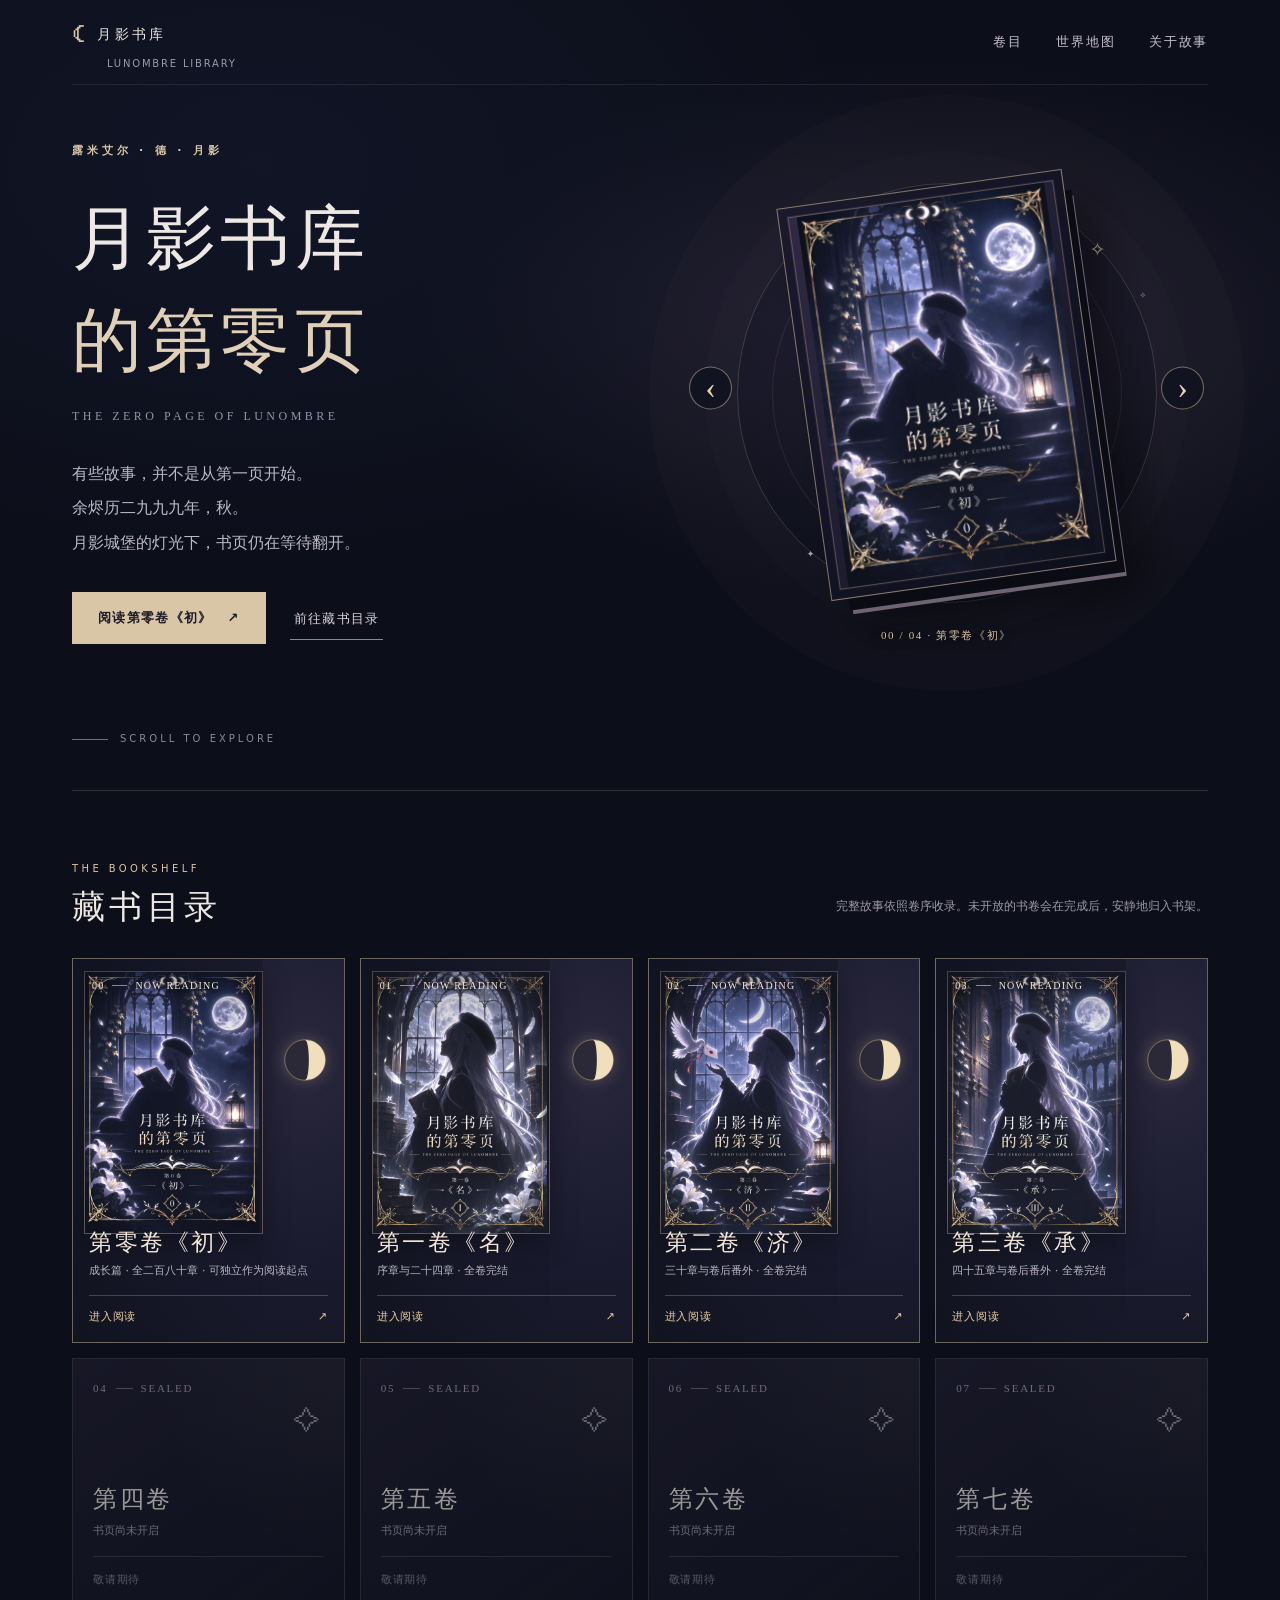
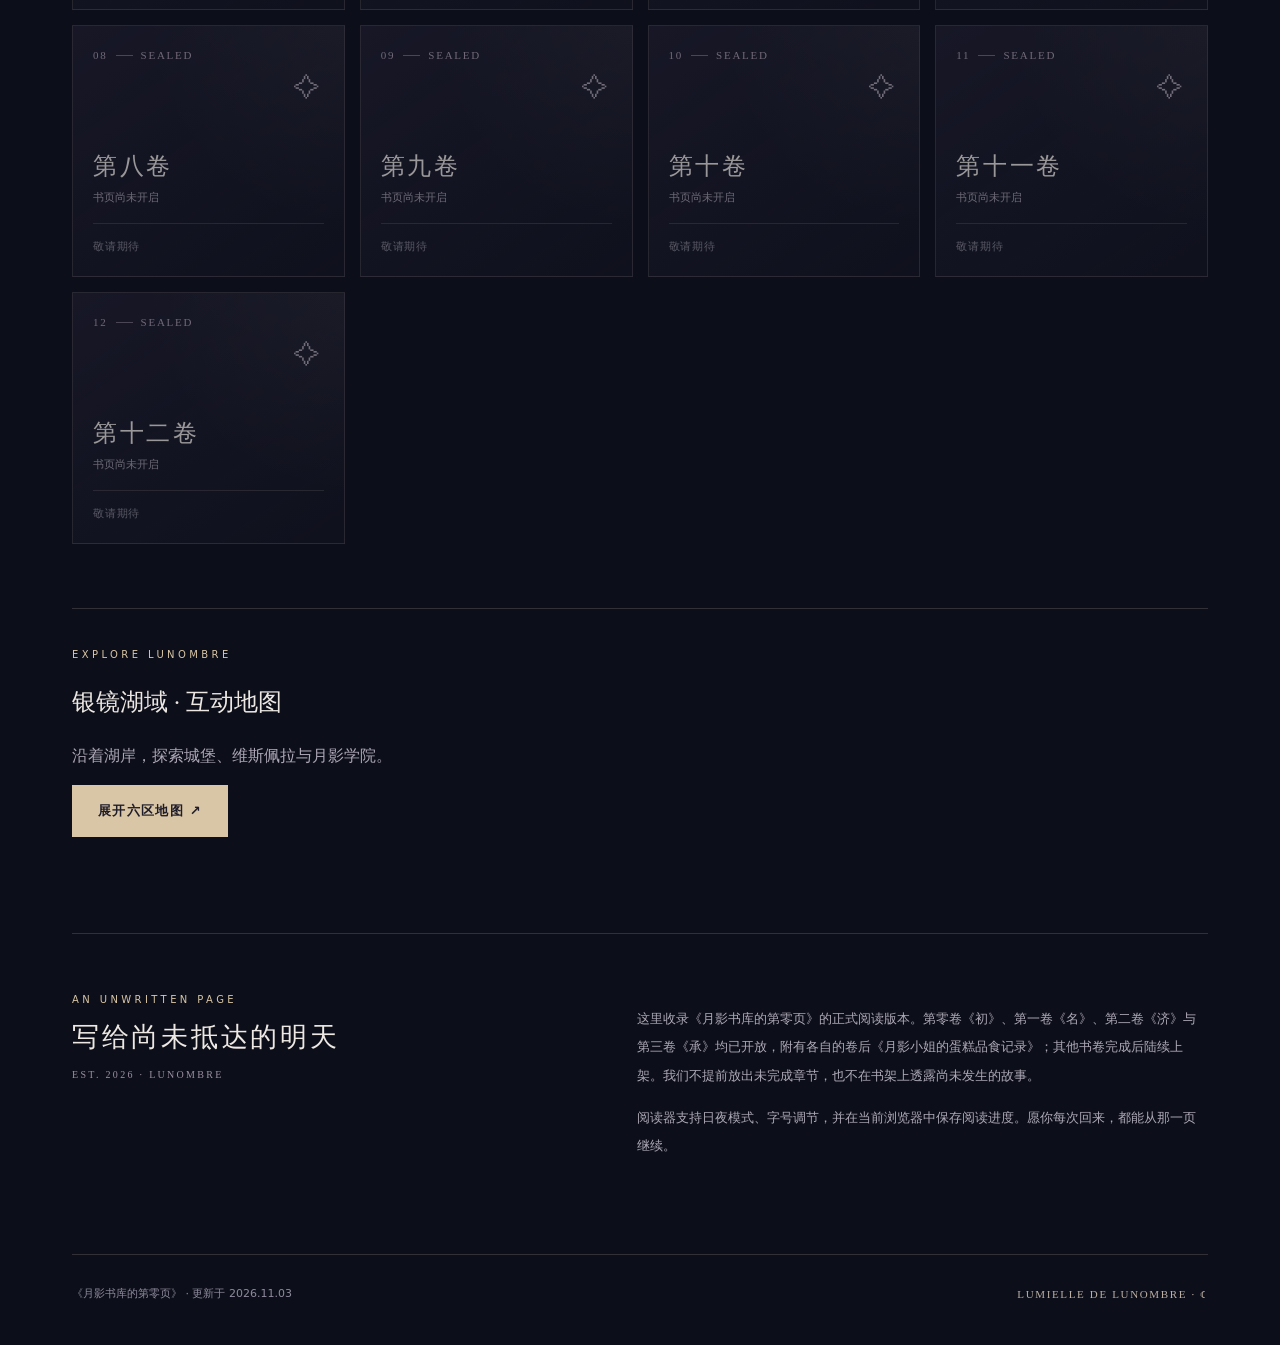
<file: index.html>
<!doctype html>
<html lang="zh-CN">
<head>
<meta charset="utf-8">
<meta name="viewport" content="width=device-width, initial-scale=1">
<meta name="theme-color" content="#111322">
<meta name="description" content="《月影书库的第零页》官方阅读书架。进入余烬历二九九九年的月影领，阅读已完成的故事，见证书页缓缓开启。">
<title>月影书库的第零页 | LUNOMBRE LIBRARY</title>
<link rel="icon" href="favicon.svg" type="image/svg+xml">
<style>
:root{color-scheme:dark;--bg:#0c0e19;--bg2:#141626;--edge:#494054;--line:rgba(213,198,180,.19);--ink:#ede8e3;--muted:#ada7b7;--gold:#d9c6a6;--pale:#eeeffa;--serif:"Noto Serif SC","Songti SC","Source Han Serif SC","STSong","SimSun",serif;--sans:system-ui,-apple-system,"Segoe UI","Microsoft YaHei",sans}
*{box-sizing:border-box}html{scroll-behavior:smooth}body{margin:0;background:var(--bg);color:var(--ink);font-family:var(--sans);line-height:1.65;overflow-x:hidden}
body:before{content:"";position:absolute;top:0;left:0;right:0;height:820px;pointer-events:none;background:radial-gradient(ellipse at 73% 40%,rgba(92,76,112,.28) 0,transparent 39%),radial-gradient(ellipse at 20% 20%,rgba(36,49,89,.2) 0,transparent 46%);z-index:-1}
a{color:inherit;text-decoration:none}a:focus-visible{outline:2px solid var(--gold);outline-offset:5px}.container{max-width:1200px;padding:0 32px;margin:0 auto}
.topbar{height:85px;border-bottom:1px solid rgba(210,204,216,.1);display:flex;justify-content:space-between;align-items:center}
.brand{font-size:14px;letter-spacing:.24em;font-weight:550;white-space:nowrap}.brand .moon{color:var(--gold);font-size:27px;font-family:var(--serif);vertical-align:-3px;margin-right:8px}
.brand small{display:block;font-size:10px;color:#9e99ad;letter-spacing:.18em;margin:0 0 0 35px;font-weight:400}
.topnav{display:flex;gap:34px;color:#c7c1cf;font-size:13px;letter-spacing:.13em}.topnav a:hover{color:var(--gold)}
.hero{display:grid;grid-template-columns:1.05fr .95fr;align-items:center;min-height:600px;padding:48px 0 78px;gap:35px}
.eyebrow{font-size:11px;color:var(--gold);letter-spacing:.35em;font-weight:650}.hero h1{font-family:var(--serif);font-size:clamp(48px,5.5vw,78px);font-weight:500;line-height:1.44;letter-spacing:.06em;margin:28px 0 16px}.hero h1 em{font-style:normal;color:#e0d0b7}
.hero .latin{font-family:Georgia,serif;color:#9394ac;letter-spacing:.29em;font-size:12px;margin-bottom:30px}
.hero .desc{max-width:480px;color:#bcb8c7;font-size:16px;line-height:2.15;font-family:var(--serif);margin:0 0 32px}
.hero-actions{display:flex;align-items:center;gap:24px;flex-wrap:wrap}
.primary{background:var(--gold);color:#201d2a;padding:14px 25px;border:1px solid var(--gold);font-weight:650;font-size:13px;letter-spacing:.1em;display:inline-flex;align-items:center;gap:15px;transition:transform .2s,background .2s}
.primary:hover{transform:translateY(-3px);background:#f1dec1}
.secondary{border-bottom:1px solid #8f8394;padding:12px 4px 9px;color:#d8d1db;font-size:13px;letter-spacing:.1em}
.secondary:hover{color:var(--gold);border-color:var(--gold)}
.resume{display:none;margin-top:20px;font-size:12px;color:#cdbd9f;text-decoration:underline;text-underline-offset:5px}
.hero-art{min-height:520px;position:relative;display:flex;justify-content:center;align-items:center}
.halo{position:absolute;width:min(420px,95%);aspect-ratio:1;border:1px solid rgba(226,211,194,.19);border-radius:50%;box-shadow:0 0 0 32px rgba(255,255,255,.008),0 0 0 88px rgba(212,199,184,.014)}
.halo:before{content:"";position:absolute;inset:34px;border:1px solid rgba(211,193,177,.10);border-radius:50%}
.halo:after{content:"✧";font-size:19px;color:#c7b898;position:absolute;top:12%;right:12%}
.stars{position:absolute;inset:12px;color:#aaa2bf;font-size:15px;pointer-events:none}.stars span{position:absolute}.stars span:nth-child(1){top:14%;left:17%}.stars span:nth-child(2){top:29%;right:10%;font-size:8px}.stars span:nth-child(3){bottom:16%;left:22%;font-size:9px}.stars span:nth-child(4){top:8%;right:40%;font-size:7px}
.book{position:relative;width:288px;height:396px;background:linear-gradient(128deg,#252235 0%,#131626 58%,#1c1a2c 100%);border:1px solid rgba(231,208,174,.52);box-shadow:12px 17px 0 -5px #0a0b13,14px 22px 0 -6px #6f6473,28px 33px 45px rgba(0,0,0,.45),inset 0 0 0 8px rgba(10,12,25,.55);transform:rotate(-8deg);padding:14px;transition:transform .7s}
.book:hover{transform:rotate(-4deg) translateY(-8px)}
.book-in{height:100%;border:1px solid rgba(216,197,169,.38);display:flex;flex-direction:column;align-items:center;justify-content:space-between;text-align:center;padding:35px 15px}
.book-moon{width:112px;height:112px;position:relative;border:1px solid rgba(209,190,164,.17);border-radius:50%;margin-top:8px}
.book-moon:after{content:"";width:84px;height:84px;border-radius:50%;position:absolute;top:15px;left:22px;box-shadow:-17px 4px 0 -2px var(--gold);transform:rotate(-18deg)}
.book-title{font-family:var(--serif);font-size:25px;line-height:1.75;letter-spacing:.16em;color:#ece3d9}.book-sub{font-size:9px;letter-spacing:.32em;color:#aa9eae}
.book-bottom{width:100%;display:flex;align-items:center;gap:12px;color:#bcb0a5;font-family:Georgia,serif;font-size:11px;letter-spacing:.15em}.book-bottom:before,.book-bottom:after{content:"";height:1px;background:#5b5262;flex:1}
.scroll-note{color:#8b8a9c;font-size:10px;letter-spacing:.3em;display:flex;gap:12px;align-items:center;margin:0 0 42px}.scroll-note:before{content:"";height:1px;width:36px;background:#766b7f}
.section-line{border-top:1px solid var(--line)}
.section-head{display:flex;justify-content:space-between;align-items:end;gap:20px;margin:70px 0 28px}
.kicker{font-size:10px;color:var(--gold);letter-spacing:.34em;margin-bottom:8px}.section-head h2{font:normal 33px var(--serif);letter-spacing:.13em;margin:0}
.section-head p{font-size:12px;color:#9f9aa9;max-width:390px;text-align:right;line-height:1.8}
.volumes{display:grid;grid-template-columns:repeat(4,minmax(0,1fr));gap:15px}
.volume-card{min-height:252px;border:1px solid var(--line);background:linear-gradient(146deg,rgba(31,30,48,.95),rgba(19,21,34,.76));padding:20px;display:flex;flex-direction:column;position:relative;overflow:hidden;transition:transform .24s,border-color .24s}
.volume-card:before{content:"";position:absolute;inset:0;background:radial-gradient(circle at 105% -4%,rgba(226,207,180,.06),transparent 55%);pointer-events:none}
.volume-card.available{border-color:rgba(217,198,166,.54);background:linear-gradient(153deg,#302b3c,#171b2c 80%)}.volume-card.available:hover{transform:translateY(-5px);border-color:#e9d5b7}
.volume-card.locked{opacity:.63}
.vol-index{font-family:Georgia,serif;font-size:11px;letter-spacing:.16em;color:#ad9daf;display:flex;align-items:center;gap:8px}.tiny-rule{width:17px;height:1px;background:#716879}
.vol-symbol{font:normal 42px var(--serif);color:#cfbda6;align-self:flex-end;line-height:1;margin:12px 4px 2px}.locked .vol-symbol{font-size:26px;color:#aaa2b0}
.vol-name{font:normal 24px var(--serif);letter-spacing:.11em;margin-top:auto}.vol-detail{font-size:11px;color:#a6a0ae;margin-top:7px}.vol-action{font-size:11px;color:#d7c1a6;border-top:1px solid rgba(222,205,185,.18);padding-top:14px;margin-top:16px;display:flex;justify-content:space-between;letter-spacing:.07em}.locked .vol-action{color:#858391}
.about{margin:96px 0 0;display:grid;grid-template-columns:1fr 1.2fr;gap:90px;padding:58px 0 80px;border-top:1px solid var(--line)}
.about h3{font:normal 27px var(--serif);line-height:1.5;letter-spacing:.1em;margin:9px 0}.about p{font-size:13px;color:#ada9b6;line-height:2.2;max-width:590px}.about .micro{font-family:Georgia,serif;letter-spacing:.23em;color:#9c91a4;font-size:10px}
.footer{border-top:1px solid var(--line);padding:30px 0 42px;display:flex;justify-content:space-between;gap:20px;font-size:11px;color:#8e8b9e}
.footer .signature{font-family:Georgia,serif;color:#bcb0a5;letter-spacing:.15em}
@media(max-width:960px){.hero{grid-template-columns:1fr .8fr;gap:5px}.hero h1{font-size:49px}.hero-art{min-height:420px}.halo{width:320px}.book{width:220px;height:317px}.book-title{font-size:19px}.book-moon{width:85px;height:85px}.book-moon:after{transform:scale(.72) rotate(-18deg);transform-origin:top left}.volumes{grid-template-columns:repeat(3,1fr)}}
@media(max-width:700px){.container{padding:0 22px}.topbar{height:72px}.brand{font-size:12px}.brand small{font-size:8px}.topnav{gap:17px;font-size:11px}.hero{display:flex;flex-direction:column;align-items:start;min-height:auto;padding:68px 0 28px}.hero h1{font-size:clamp(42px,11vw,60px);margin-top:15px}.hero .desc{font-size:14px}.hero-art{min-height:310px;width:100%;margin-top:6px}.halo{width:265px}.book{width:172px;height:246px;box-shadow:8px 12px 0 -4px #0a0b13,10px 17px 0 -6px #6f6473,20px 26px 35px rgba(0,0,0,.48)}.book-in{padding:17px 7px}.book-title{font-size:15px}.book-sub{font-size:7px}.book-moon{transform:scale(.62);margin-top:-10px;margin-bottom:-10px}.book-bottom{font-size:8px}.scroll-note{margin:0 0 30px}.section-head{display:block;margin:48px 0 23px}.section-head h2{font-size:27px}.section-head p{text-align:left;margin-top:10px}.volumes{grid-template-columns:repeat(2,minmax(0,1fr));gap:10px}.volume-card{padding:16px;min-height:215px}.vol-name{font-size:20px}.vol-index{font-size:9px}.vol-symbol{font-size:31px}.about{grid-template-columns:1fr;gap:8px;margin:66px 0 0;padding:40px 0 45px}.footer{flex-direction:column;gap:4px}.hero-actions{gap:16px}}
@media(max-width:370px){.topnav{gap:9px}.brand{letter-spacing:.12em}.volumes{grid-template-columns:1fr 1fr}.volume-card{padding:12px}.vol-name{font-size:18px}.vol-detail{font-size:10px}.vol-index{letter-spacing:0;font-size:9px}.hero .latin{font-size:10px}}
@media(prefers-reduced-motion:reduce){*,*:before,*:after{transition:none!important;scroll-behavior:auto!important}}
</style>
<link rel="stylesheet" href="assets/css/covers.css?v=20261101-featured-v1">
<script src="assets/js/covers.js?v=20261106-shelf-cover-fix" defer></script>
</head>
<body>
<div class="container">
<header class="topbar">
  <a class="brand" href="index.html"><span class="moon" aria-hidden="true">☾</span>月影书库<small>LUNOMBRE LIBRARY</small></a>
  <nav class="topnav" aria-label="网站导航"><a href="#library">卷目</a><a href="map.html">世界地图</a><a href="#about">关于故事</a></nav>
</header>
<main>
<section class="hero" aria-labelledby="main-title">
  <div class="hero-copy">
    <div class="eyebrow">露米艾尔 · 德 · 月影</div>
    <h1 id="main-title">月影书库<br><em>的第零页</em></h1>
    <div class="latin">THE ZERO PAGE OF LUNOMBRE</div>
    <p class="desc">有些故事，并不是从第一页开始。<br>余烬历二九九九年，秋。<br>月影城堡的灯光下，书页仍在等待翻开。</p>
    <div class="hero-actions">
      <a class="primary" id="featured-read" href="volume-03.html"><span id="featured-read-label">阅读第三卷《承》</span><span aria-hidden="true">↗</span></a>
      <a class="secondary" href="#library">前往藏书目录</a>
    </div>
    <a class="resume" id="resume-reading" href="volume-01.html">☾ 继续上次阅读</a>
  </div>
  <div class="hero-art" role="group" aria-label="已公开书卷的封面展示台">
    <div class="halo" aria-hidden="true"></div>
    <div class="stars" aria-hidden="true"><span>✦</span><span>✧</span><span>✦</span><span>✦</span></div>
    <button type="button" class="hero-arrow hero-arrow-prev" id="featured-prev" aria-label="上一卷" title="上一卷" hidden><span aria-hidden="true">‹</span></button>
    <div class="book featured-book" id="featured-book">
      <div class="book-in"><div class="book-moon"></div><div class="book-title">月影书库<br>的第零页</div><div class="book-sub">LUNOMBRE</div><div class="book-bottom">VOL. III</div></div>
      
    </div>
    <button type="button" class="hero-arrow hero-arrow-next" id="featured-next" aria-label="下一卷" title="下一卷" hidden><span aria-hidden="true">›</span></button>
    <div class="hero-book-caption" id="featured-status" aria-live="polite">03 / 03 · 第三卷《承》</div>
  </div>
</section>
<div class="scroll-note">SCROLL TO EXPLORE</div>
<section class="section-line" id="library" aria-labelledby="library-heading">
  <div class="section-head">
    <div><div class="kicker">THE BOOKSHELF</div><h2 id="library-heading">藏书目录</h2></div>
    <p>完整故事依照卷序收录。未开放的书卷会在完成后，安静地归入书架。</p>
  </div>
  <div class="volumes">
<a class="volume-card available" href="volume-00.html" aria-label="阅读第零卷《初》"><span class="vol-index">00 <span class="tiny-rule"></span> NOW READING</span><span class="vol-symbol" aria-hidden="true">☾</span><span class="vol-name">第零卷《初》</span><span class="vol-detail">成长篇 · 全二百八十章 · 可独立作为阅读起点</span><span class="vol-action">进入阅读 <span aria-hidden="true">↗</span></span></a>
    <a class="volume-card available" href="volume-01.html" aria-label="阅读第一卷">
      <span class="vol-index">01 <span class="tiny-rule"></span> NOW READING</span>
      <span class="vol-symbol" aria-hidden="true">☾</span>
      <span class="vol-name">第一卷《名》</span>
      <span class="vol-detail">序章与二十四章 · 全卷完结</span>
      <span class="vol-action">进入阅读 <span aria-hidden="true">↗</span></span>
    </a>
<a class="volume-card available" href="volume-02.html" aria-label="阅读第二卷《济》">
      <span class="vol-index">02 <span class="tiny-rule"></span> NOW READING</span>
      <span class="vol-symbol" aria-hidden="true">☾</span>
      <span class="vol-name">第二卷《济》</span>
      <span class="vol-detail">三十章与卷后番外 · 全卷完结</span>
      <span class="vol-action">进入阅读 <span aria-hidden="true">↗</span></span>
    </a>
<a class="volume-card available" href="volume-03.html" aria-label="阅读第三卷《承》">
      <span class="vol-index">03 <span class="tiny-rule"></span> NOW READING</span>
      <span class="vol-symbol" aria-hidden="true">☾</span>
      <span class="vol-name">第三卷《承》</span>
      <span class="vol-detail">四十五章与卷后番外 · 全卷完结</span>
      <span class="vol-action">进入阅读 <span aria-hidden="true">↗</span></span>
    </a>
<div class="volume-card locked" aria-label="第四卷，尚未开放">
      <span class="vol-index">04 <span class="tiny-rule"></span> SEALED</span>
      <span class="vol-symbol" aria-hidden="true">✧</span>
      <span class="vol-name">第四卷</span>
      <span class="vol-detail">书页尚未开启</span>
      <span class="vol-action">敬请期待</span>
    </div>
<div class="volume-card locked" aria-label="第五卷，尚未开放">
      <span class="vol-index">05 <span class="tiny-rule"></span> SEALED</span>
      <span class="vol-symbol" aria-hidden="true">✧</span>
      <span class="vol-name">第五卷</span>
      <span class="vol-detail">书页尚未开启</span>
      <span class="vol-action">敬请期待</span>
    </div>
<div class="volume-card locked" aria-label="第六卷，尚未开放">
      <span class="vol-index">06 <span class="tiny-rule"></span> SEALED</span>
      <span class="vol-symbol" aria-hidden="true">✧</span>
      <span class="vol-name">第六卷</span>
      <span class="vol-detail">书页尚未开启</span>
      <span class="vol-action">敬请期待</span>
    </div>
<div class="volume-card locked" aria-label="第七卷，尚未开放">
      <span class="vol-index">07 <span class="tiny-rule"></span> SEALED</span>
      <span class="vol-symbol" aria-hidden="true">✧</span>
      <span class="vol-name">第七卷</span>
      <span class="vol-detail">书页尚未开启</span>
      <span class="vol-action">敬请期待</span>
    </div>
<div class="volume-card locked" aria-label="第八卷，尚未开放">
      <span class="vol-index">08 <span class="tiny-rule"></span> SEALED</span>
      <span class="vol-symbol" aria-hidden="true">✧</span>
      <span class="vol-name">第八卷</span>
      <span class="vol-detail">书页尚未开启</span>
      <span class="vol-action">敬请期待</span>
    </div>
<div class="volume-card locked" aria-label="第九卷，尚未开放">
      <span class="vol-index">09 <span class="tiny-rule"></span> SEALED</span>
      <span class="vol-symbol" aria-hidden="true">✧</span>
      <span class="vol-name">第九卷</span>
      <span class="vol-detail">书页尚未开启</span>
      <span class="vol-action">敬请期待</span>
    </div>
<div class="volume-card locked" aria-label="第十卷，尚未开放">
      <span class="vol-index">10 <span class="tiny-rule"></span> SEALED</span>
      <span class="vol-symbol" aria-hidden="true">✧</span>
      <span class="vol-name">第十卷</span>
      <span class="vol-detail">书页尚未开启</span>
      <span class="vol-action">敬请期待</span>
    </div>
<div class="volume-card locked" aria-label="第十一卷，尚未开放">
      <span class="vol-index">11 <span class="tiny-rule"></span> SEALED</span>
      <span class="vol-symbol" aria-hidden="true">✧</span>
      <span class="vol-name">第十一卷</span>
      <span class="vol-detail">书页尚未开启</span>
      <span class="vol-action">敬请期待</span>
    </div>
<div class="volume-card locked" aria-label="第十二卷，尚未开放">
      <span class="vol-index">12 <span class="tiny-rule"></span> SEALED</span>
      <span class="vol-symbol" aria-hidden="true">✧</span>
      <span class="vol-name">第十二卷</span>
      <span class="vol-detail">书页尚未开启</span>
      <span class="vol-action">敬请期待</span>
    </div>
  </div>
</section>
<section class="section-line" style="margin-top:64px;padding-top:38px"><div class="kicker">EXPLORE LUNOMBRE</div><h2 style="font-family:var(--serif);font-weight:400">银镜湖域 · 互动地图</h2><p style="color:var(--muted)">沿着湖岸，探索城堡、维斯佩拉与月影学院。</p><a class="primary" href="map.html">展开六区地图 ↗</a></section>
<section id="about" class="about">
  <div><div class="kicker">AN UNWRITTEN PAGE</div><h3>写给尚未抵达的明天</h3><div class="micro">EST. 2026 · LUNOMBRE</div></div>
  <div><p>这里收录《月影书库的第零页》的正式阅读版本。第零卷《初》、第一卷《名》、第二卷《济》与第三卷《承》均已开放，附有各自的卷后《月影小姐的蛋糕品食记录》；其他书卷完成后陆续上架。我们不提前放出未完成章节，也不在书架上透露尚未发生的故事。</p><p>阅读器支持日夜模式、字号调节，并在当前浏览器中保存阅读进度。愿你每次回来，都能从那一页继续。</p></div>
</section>
</main>
<footer class="footer"><span>《月影书库的第零页》 · 更新于 2026.11.03</span><span class="signature">LUMIELLE DE LUNOMBRE · ☾</span></footer>
</div>
<script>
(()=>{
  try{
    const recent=JSON.parse(localStorage.getItem('moonlib-pace-名')||'{}');
    if(recent.anchor&&/^#sect-\d{3}$/.test(recent.anchor)){
      const link=document.getElementById('resume-reading');
      link.href='volume-01.html'+recent.anchor;
      link.style.display='inline-block';
      return;
    }
    const saved=JSON.parse(localStorage.getItem('lumielle-volume1-rewrite-complete-v3')||'{}');
    if(saved.chapter&&/^ch-\d{2}$/.test(saved.chapter)){
      const link=document.getElementById('resume-reading');
      link.href='volume-01.html#'+saved.chapter;
      link.style.display='inline-block';
    }
  }catch(e){}
})();
</script>
</body>
</html>
</file>
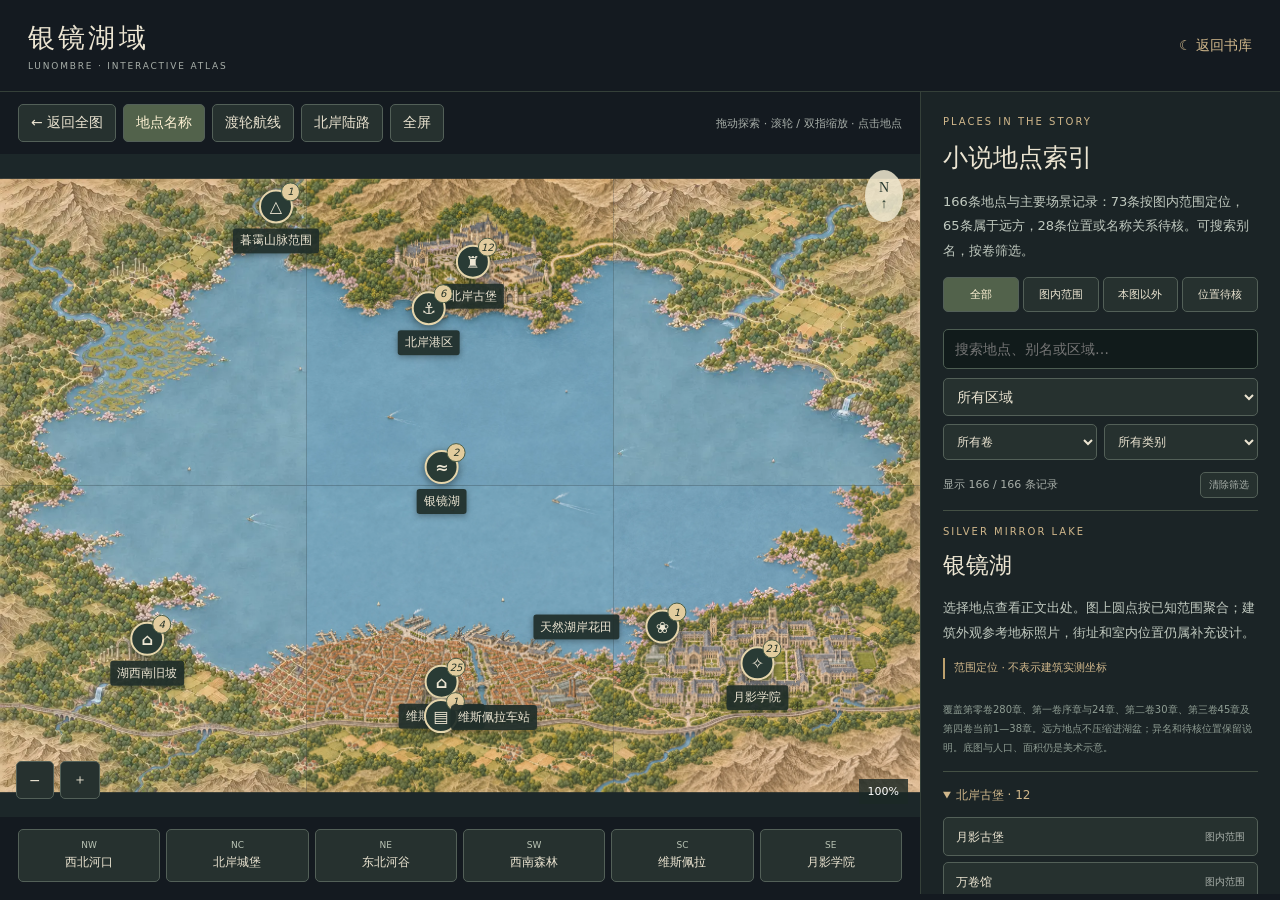
<file: map.html>
<!doctype html>
<html lang="zh-CN"><head><meta charset="utf-8"><meta name="viewport" content="width=device-width,initial-scale=1"><meta name="theme-color" content="#141a20"><title>银镜湖域 · 月影书库</title><link rel="icon" href="favicon.svg"><style>
:root{color-scheme:dark;--bg:#141a20;--paper:#ece5d2;--gold:#d0b78b;--muted:#a8afa9}*{box-sizing:border-box}[hidden]{display:none!important}body{margin:0;background:var(--bg);color:var(--paper);font:14px system-ui,"Microsoft YaHei",sans-serif}button,input,select{font:inherit}button,a,input,select{touch-action:manipulation}button{cursor:pointer;color:inherit;background:#26312f;border:1px solid #536058;border-radius:5px;padding:9px 12px}button:hover,button[aria-pressed=true]{background:#52624b;color:#fff3d5}button:focus-visible,a:focus-visible,input:focus-visible,select:focus-visible{outline:2px solid var(--gold);outline-offset:3px}a{color:var(--gold);text-decoration:none}header{display:flex;justify-content:space-between;align-items:center;padding:20px 28px;border-bottom:1px solid #354039}header small{display:block;color:var(--muted);letter-spacing:.2em;font-size:9px;margin-top:5px}h1{font:normal 27px Georgia,"Songti SC",serif;margin:0;letter-spacing:.12em}.layout{display:grid;grid-template-columns:1fr 300px;height:calc(100dvh - 98px);min-height:0}.workspace{position:relative;min-width:0;display:flex;flex-direction:column}.toolbar{display:flex;flex-wrap:wrap;gap:7px;padding:12px 18px;align-items:center}.toolbar span{font-size:11px;color:var(--muted);margin-left:auto}.viewport{position:relative;overflow:hidden;flex:1;min-height:420px;background:#1c2729;touch-action:none;cursor:grab}.viewport.dragging{cursor:grabbing}.world{position:absolute;transform-origin:0 0;user-select:none}.tiles{display:grid;grid-template-columns:repeat(3,1fr);grid-template-rows:repeat(2,1fr);width:100%;height:100%;pointer-events:none}.tiles img{display:block;width:100%;height:100%;pointer-events:none}.pin{position:absolute;transform:translate(-50%,-50%) scale(var(--pin-scale,1));padding:0;background:none!important;border:0;overflow:visible;z-index:2}.pin b{display:flex;align-items:center;justify-content:center;width:34px;height:34px;border-radius:50%;border:2px solid #e6d6ac;background:#293b35;box-shadow:0 2px 9px #14202299;font-size:16px}.pin span{position:absolute;top:39px;left:50%;transform:translateX(-50%);background:#202e29ed;padding:4px 7px;border-radius:3px;white-space:nowrap;font-size:12px;box-shadow:0 2px 6px #0005}.pin:hover b,.pin[aria-pressed=true] b{background:#947b49;box-shadow:0 0 0 6px #fff3bd55}.world.no-labels .pin span{display:none}.route{position:absolute;inset:0;width:100%;height:100%;pointer-events:none}.route path{fill:none;stroke:#f8edcc;stroke-width:3;stroke-dasharray:8 7;filter:drop-shadow(0 1px 2px #203c4e)}.east-road path{stroke:#e5c76e;stroke-width:3;stroke-dasharray:5 4;filter:drop-shadow(0 1px 2px #473c20)}.compass{position:absolute;right:17px;top:16px;text-align:center;color:#26382d;background:#ede6cedd;border-radius:50%;padding:10px 14px;font-family:Georgia,serif;pointer-events:none}.zoom{position:absolute;left:16px;bottom:18px;display:flex;gap:6px}.status{position:absolute;right:12px;bottom:13px;color:#fff;background:#1b2926cc;padding:6px 9px;font-size:11px}.regions{display:grid;grid-template-columns:repeat(6,1fr);gap:6px;padding:12px 18px}.regions button{font-size:12px;padding:10px 5px}.regions small{display:block;color:#bac4b5;font-size:9px;margin-bottom:4px}aside{padding:24px 22px;background:#1b2426;border-left:1px solid #354039;overflow-y:auto}.eyebrow{color:var(--gold);letter-spacing:.2em;font-size:10px}aside h2{font:normal 25px Georgia,"Songti SC",serif;line-height:1.5;margin:12px 0}aside p{color:#c0c9bf;line-height:1.9;font-size:13px}.search{width:100%;background:#111b1b;color:var(--paper);border:1px solid #4d5d52;border-radius:5px;padding:11px;margin:17px 0 9px}select{width:100%;padding:9px;background:#26312f;color:inherit;border:1px solid #536058;border-radius:5px}.places{display:grid;gap:7px;margin-top:12px}.places button{text-align:left;font-size:12px;display:flex;justify-content:space-between}.places small{color:var(--muted);font-size:10px}.detail{border-top:1px solid #445044;margin-top:24px;padding-top:20px}.read{display:inline-block;margin-top:12px;border-bottom:1px solid #a18e6c;padding-bottom:6px}.note{font-size:10px!important;color:#8f9d93!important}.empty{padding:10px;color:var(--muted)}@media(max-width:850px){.layout{grid-template-columns:1fr;height:auto}.viewport{height:62dvh;flex:none;min-height:360px}aside{border-left:0;border-top:1px solid #354039}.regions{grid-template-columns:repeat(3,1fr)}.toolbar span{display:none}header{padding:17px}h1{font-size:23px}.places{grid-template-columns:repeat(2,1fr)}aside{padding:22px}.detail{min-height:180px}}@media(prefers-reduced-motion:reduce){*{scroll-behavior:auto!important}}
.layout{grid-template-columns:minmax(0,1fr) 360px}.scope-tabs{display:grid;grid-template-columns:repeat(4,1fr);gap:4px}.scope-tabs button{padding:9px 3px;font-size:11px}.filter-grid{display:grid;grid-template-columns:1fr 1fr;gap:7px;margin-top:8px}.filter-grid select{min-width:0;font-size:12px}.result-bar{display:flex;align-items:center;justify-content:space-between;gap:8px;margin:12px 0;color:var(--muted);font-size:11px}.result-bar button{font-size:10px;padding:5px 8px}.places{display:block}.place-group{border-top:1px solid #445044;margin:14px 0;padding-top:10px}.place-group summary{cursor:pointer;color:var(--gold);padding:5px 0;font-size:12px}.group-items{display:grid;gap:6px;margin-top:8px}.places button{width:100%;gap:9px;align-items:center;min-height:39px}.places button span{line-height:1.5}.places button small{white-space:nowrap}.precision{font-size:11px!important;color:var(--gold)!important;border-left:2px solid #bda16e;padding-left:9px}.references{display:grid;gap:6px;font-size:11px;color:#b8c7b8}.references a{text-decoration:underline;text-underline-offset:3px}.location-notice{position:absolute;top:14px;left:14px;right:78px;padding:10px 12px;background:#1a2b25ed;color:#f5e7c9;border-radius:4px;z-index:4;font-size:12px;line-height:1.7;pointer-events:none}.pin span{max-width:220px;white-space:nowrap;min-width:0;overflow:hidden;text-overflow:ellipsis}.pin[data-anchor="station"] span{top:6px;left:27px;transform:none}.pin[data-anchor="flowers"] span{top:5px;left:-26px;transform:translateX(-100%)}.pin .count{position:absolute;right:-7px;top:-7px;background:#e2cc9e;color:#263327;border-radius:50%;font-size:10px;min-width:19px;height:19px;display:grid;place-items:center;border:1px solid #4d5e46}.detail h2{font-size:23px}.detail{margin-top:12px;padding-top:15px}@media(max-width:850px){.layout{grid-template-columns:1fr}.places{display:block}.group-items{grid-template-columns:repeat(2,minmax(0,1fr))}.places button{font-size:11px}.scope-tabs button{font-size:12px}}@media(max-width:450px){.group-items{grid-template-columns:1fr}}.detail-actions{position:sticky;top:-1px;z-index:7;background:#1b2426;display:flex;gap:7px;justify-content:space-between;padding:9px 0;border-bottom:1px solid #445044;margin-bottom:13px}.detail-actions button{font-size:12px}.map-return{position:absolute;bottom:65px;left:16px;z-index:8;background:#e3cfaa;color:#20302a;font-weight:650;box-shadow:0 2px 12px #0006}.place-gallery{margin:13px 0}.place-photo{position:relative;display:block;width:100%;padding:0;overflow:hidden;border-radius:7px;background:#14221e}.place-photo img{display:block;width:100%;aspect-ratio:3/2;object-fit:cover}.place-photo span{position:absolute;right:8px;bottom:8px;background:#15251eeb;color:#f5e8d2;padding:6px 9px;border-radius:4px;font-size:11px}.photo-choices{display:flex;flex-wrap:wrap;gap:6px;margin-top:8px}.photo-choices button{font-size:11px;padding:6px 10px}.photo-label{font-size:10px!important;color:#a8b9ac!important;line-height:1.65!important;margin:6px 0!important}.gallery-open{overflow:hidden}#photoViewer{width:min(1100px,96vw);max-height:94dvh;padding:0;border:1px solid #60705c;background:#15201e;color:var(--paper);border-radius:10px}#photoViewer::backdrop{background:#050a0bea}.photo-viewer-bar{position:sticky;top:0;display:flex;align-items:center;justify-content:space-between;gap:12px;padding:13px 17px;background:#15201e;z-index:2}.photo-viewer-bar h2{font:normal 20px Georgia,"Songti SC",serif;margin:0}.photo-viewer-bar button{white-space:nowrap}.photo-viewer-image{display:flex;justify-content:center;background:#09100e}.photo-viewer-image img{display:block;max-width:100%;max-height:65dvh;object-fit:contain}#photoCaption{padding:0 18px;font-size:12px;color:#c3cdbf}.photo-viewer-footer{position:sticky;bottom:0;background:#15201e;display:flex;gap:9px;align-items:center;justify-content:center;flex-wrap:wrap;padding:12px}#photoCounter{font-size:12px;min-width:45px;text-align:center}@media(max-width:850px){.detail-actions{top:0}.photo-viewer-bar h2{font-size:17px}.photo-viewer-bar{padding:10px}.photo-viewer-footer button{padding:9px;font-size:12px}#photoViewer{width:96vw;max-height:96dvh}.map-return{bottom:65px}}.map-labels{position:absolute;right:14px;bottom:50px;width:min(320px,48%);max-height:45%;z-index:5;background:#17251fee;border:1px solid #9e946c;border-radius:8px;padding:12px;cursor:default;overflow:auto;touch-action:pan-y}.map-labels strong,.map-labels small{display:block}.map-labels small{font-size:11px;color:#bac4b5;margin:5px 0 9px}.map-label-list{display:flex;flex-wrap:wrap;gap:5px}.map-label-list button{padding:6px 8px;font-size:12px;text-align:left}@media(max-width:600px){.map-labels{width:52%;max-height:36%;right:8px;padding:8px}}
.city-pin{display:none;z-index:4}.city-detail .city-pin{display:block}.city-detail .pin[data-anchor="city"],.city-detail .pin[data-anchor="station"]{display:none}.city-pin b{width:18px;height:18px;font-size:13px;border-width:1px}.city-pin span{top:20px;font-size:11px;padding:3px 5px}.city-pin[aria-pressed=true]{z-index:8}.city-pin:hover{z-index:9}
.academy-pin{display:none;z-index:4}.academy-detail .academy-pin{display:block}.academy-detail .pin[data-anchor="academy"]{display:none}.academy-pin b{width:18px;height:18px;font-size:13px;border-width:1px;position:relative;z-index:2}.academy-pin span{top:20px;font-size:11px;padding:3px 5px;transform:none;max-width:none;overflow:visible}.academy-pin:hover,.academy-pin[aria-pressed=true]{z-index:9}.label-leader{position:absolute;left:9px;top:9px;height:1px;background:#e6d6ac;transform-origin:0 0;pointer-events:none}.world.no-labels .label-leader{display:none}
.castle-pin{display:none;z-index:4}.castle-detail .castle-pin{display:block}.castle-detail .pin[data-anchor="castle"]{display:none}.castle-pin b{width:18px;height:18px;font-size:13px;border-width:1px;position:relative;z-index:2}.castle-pin span{top:20px;font-size:11px;padding:3px 5px;transform:none;max-width:none;overflow:visible}.castle-pin:hover,.castle-pin[aria-pressed=true]{z-index:9}
.city-pin span{transform:none;max-width:none;overflow:visible}.city-pin b{position:relative;z-index:2}</style></head><body><header><div><h1>银镜湖域</h1><small>LUNOMBRE · INTERACTIVE ATLAS</small></div><a href="index.html">☾ 返回书库</a></header><main class="layout"><section class="workspace" aria-label="交互地图"><div class="toolbar"><button id="home">← 返回全图</button><button id="labels" aria-pressed="true">地点名称</button><button id="ferry" aria-pressed="false">渡轮航线</button><button id="eastRoadToggle" aria-pressed="false">北岸陆路</button><button id="full">全屏</button><span>拖动探索 · 滚轮 / 双指缩放 · 点击地点</span></div><div class="viewport" id="viewport" tabindex="0" aria-label="银镜湖地图，方向键平移，加减键缩放"><div class="world" id="world"><div class="tiles" aria-label="依据地标照片更新的俯视地图"><img src="assets/maps/nw-scale3.webp" alt="西北河口"><img src="assets/maps/nc-photo-plan.webp" alt="北岸城堡"><img src="assets/maps/ne-scale3.webp" alt="东北河谷"><img src="assets/maps/sw-scale3.webp" alt="西南森林"><img src="assets/maps/sc-photo-plan.webp" alt="维斯佩拉"><img src="assets/maps/se-photo-plan.webp" alt="月影学院"></div><svg class="route" id="route" viewBox="0 0 1000 667" preserveAspectRatio="none" hidden><path id="ferryPath"/></svg><svg class="route east-road" id="eastRoad" viewBox="0 0 1000 667" preserveAspectRatio="none" hidden><path id="eastRoadPath"/></svg><div id="pins"></div></div><button id="backToMap" class="map-return" hidden>← 返回全图</button><div class="location-notice" id="locationNotice" role="status" hidden></div><div class="compass" aria-hidden="true">N<br>↑</div><section id="mapLabels" class="map-labels" aria-label="地图范围内的地点名称" hidden></section><div class="zoom"><button id="minus" aria-label="缩小">−</button><button id="plus" aria-label="放大">＋</button></div><output class="status" id="status">100%</output></div><nav class="regions" id="regions" aria-label="六区域"></nav></section><aside><div class="eyebrow">PLACES IN THE STORY</div><h2>小说地点索引</h2><p id="coverage">正在载入正文地点…</p><div class="scope-tabs" aria-label="地点位置"><button data-scope="all" aria-pressed="true">全部</button><button data-scope="local" aria-pressed="false">图内范围</button><button data-scope="remote" aria-pressed="false">本图以外</button><button data-scope="unplaced" aria-pressed="false">位置待核</button></div><input class="search" id="search" type="search" placeholder="搜索地点、别名或区域…" aria-label="搜索地点"><select id="zoneFilter" aria-label="所属区域"><option value="all">所有区域</option></select><div class="filter-grid"><select id="volumeFilter" aria-label="出现卷数"><option value="all">所有卷</option><option value="0">第零卷《初》</option><option value="1">第一卷《名》</option><option value="2">第二卷《济》</option><option value="3">第三卷《承》</option><option value="4">第四卷《渡》1—38章</option></select><select id="filter" aria-label="地点分类"><option value="all">所有类别</option><option value="landmark">建筑与聚落</option><option value="interior">内部场景</option><option value="nature">自然地貌</option><option value="transport">交通与库区</option><option value="region">地区与大陆</option><option value="mobile">船内移动场景</option></select></div><div class="result-bar"><output id="resultCount"></output><button id="clearFilters">清除筛选</button></div><section class="detail" aria-live="polite"><div class="detail-actions" id="detailActions" hidden><button id="detailBack">← 返回全图</button><button id="closeDetail" aria-label="关闭地点详情">× 关闭详情</button></div><div class="eyebrow" id="tag">SILVER MIRROR LAKE</div><h2 id="title">银镜湖</h2><div id="placeGallery" class="place-gallery" hidden><button id="photoOpen" class="place-photo" aria-label="放大地点图片"><img id="placePhoto" alt="" loading="lazy"><span>查看图片 ↗</span></button><div id="photoChoices" class="photo-choices" aria-label="图片类型"></div><p id="photoLabel" class="photo-label"></p></div><p id="photoUnavailable" class="photo-label" hidden>此地点尚无专属图片。</p><p id="description">选择地点查看正文出处。图上圆点按已知范围聚合；建筑外观参考地标照片，街址和室内位置仍属补充设计。</p><p id="precision" class="precision">范围定位 · 不表示建筑实测坐标</p><div id="references" class="references"></div><p class="note">覆盖第零卷280章、第一卷序章与24章、第二卷30章、第三卷45章及第四卷当前1—38章。远方地点不压缩进湖盆；异名和待核位置保留说明。底图与人口、面积仍是美术示意。</p></section><div class="places" id="places"></div></aside></main><dialog id="photoViewer" aria-labelledby="photoViewerTitle"><div class="photo-viewer-bar"><h2 id="photoViewerTitle">地点图片</h2><button id="photoClose" autofocus aria-label="关闭图片，返回地点详情">× 关闭图片</button></div><div class="photo-viewer-image"><img id="photoFull" alt=""></div><p id="photoCaption"></p><div class="photo-viewer-footer"><button id="photoPrev" aria-label="上一张图片">← 上一张</button><output id="photoCounter"></output><button id="photoNext" aria-label="下一张图片">下一张 →</button><button id="photoOverview">返回全图</button></div></dialog><script src="assets/maps/map.js?v=20261108-photo-plan2"></script></body></html>
</file>
<file: assets/css/covers.css>
/* Lunombre Library — cover bookplates, reader cover and moonlight ornaments.
   The bookshelf keeps an uncropped 2:3 cover at the left, a real moon at its
   original top-right location, and a quiet typography band underneath. */

/* Homepage featured book */
.book.has-official-cover {
  padding:9px;
  background:linear-gradient(135deg,#302a43,#101220);
  overflow:hidden;
}
.book.has-official-cover .book-in {display:none}
.book .official-cover-image {
  display:block;
  width:100%;
  height:100%;
  object-fit:contain;
  object-position:center;
  border:1px solid rgba(221,198,162,.28);
}

/* A printed cover never fills the whole card.
   The left 70% belongs to the artwork; the moon stays on the right.
   Text below the image avoids printing titles twice over the cover. */
.volume-card.with-cover {
  position:relative;
  isolation:isolate;
  min-height:385px;
  padding:18px 16px 16px;
  border-color:rgba(225,207,182,.42);
  background:radial-gradient(ellipse at 84% 26%,#29273c 0%,#1a1b2e 49%,#11131f 100%);
}
.volume-card.with-cover.available:hover {
  border-color:#e6d1ad;
}
.volume-card.with-cover .volume-cover-image {
  position:absolute;
  inset:auto;
  top:12px;
  left:11px;
  width:calc(70% - 11px);
  height:calc(100% - 120px);
  max-width:none;
  max-height:none;
  aspect-ratio:2/3;
  object-fit:contain;
  object-position:left top;
  display:block;
  z-index:1;
  border:1px solid rgba(223,200,170,.38);
  box-shadow:0 9px 25px rgba(0,0,0,.35);
  background:#151626;
}
.volume-card.with-cover::before {
  content:"";
  position:absolute;
  inset:0 auto 0 0;
  width:70%;
  background:linear-gradient(180deg,rgba(12,13,24,.36) 0%,transparent 24%,transparent 65%,rgba(16,18,32,.25) 82%,transparent 100%);
  z-index:2;
  pointer-events:none;
}
.volume-card.with-cover::after {display:none}
.volume-card.with-cover > .vol-index {
  position:absolute;
  top:19px;
  left:19px;
  right:auto;
  bottom:auto;
  width:calc(70% - 24px);
  display:flex;
  align-items:center;
  gap:8px;
  font:10px/1.5 Georgia,serif;
  text-align:left;
  color:#f5eadb;
  letter-spacing:.12em;
  z-index:3;
  text-shadow:0 1px 6px #080915;
}
.volume-card.with-cover .vol-index .tiny-rule {
  display:inline-block;
  flex:0 0 15px;
  width:15px;
  height:1px;
  margin:0;
  background:rgba(235,215,185,.58);
}
.volume-card.with-cover > .vol-symbol {display:none}
.volume-card.with-cover > .vol-name {
  position:relative;
  z-index:3;
  width:100%;
  max-width:100%;
  margin-top:auto;
  color:#f3e6da;
  font-size:23px;
  line-height:1.36;
  text-shadow:none;
}
.volume-card.with-cover > .vol-detail {
  position:relative;
  z-index:3;
  max-width:100%;
  margin-top:5px;
  font-size:11px;
  line-height:1.5;
  color:#bbb4c2;
  text-shadow:none;
}
.volume-card.with-cover > .vol-action {
  position:relative;
  z-index:3;
  width:100%;
  max-width:100%;
  margin-top:15px;
  padding-top:12px;
  color:#e9cfa9;
  font-size:11px;
  border-top:1px solid rgba(229,208,178,.25);
  text-shadow:none;
}

/* The previous moon was pushed to the bottom by a generic > span selector.
   This child selector deliberately wins the cascade and fixes its location. */
.volume-card.with-cover > .moon-phase-ornament {
  position:absolute;
  top:75px;
  right:13px;
  bottom:auto;
  left:auto;
  width:52px;
  height:52px;
  z-index:4;
  display:block;
  margin:0;
  padding:0;
  pointer-events:none;
}
.volume-card.with-cover .moon-phase-ornament svg {
  display:block;
  width:52px;
  height:52px;
  overflow:visible;
  filter:drop-shadow(0 0 8px rgba(233,208,159,.25));
}
.volume-card.with-cover .moon-phase-ornament .moon-cycle-caption {
  display:none;
}

/* Full cover inside the reading page remains unchanged. */
.reader-art {
  display:block;
  width:min(240px,75vw);
  max-width:100%;
  margin:0 auto 30px;
  line-height:0;
}
.reader-art img {
  width:100%;
  height:auto;
  aspect-ratio:2/3;
  object-fit:contain;
  border:1px solid #b7a6a0;
  box-shadow:0 16px 48px rgba(0,0,0,.2);
}
body.night .reader-art img {border-color:#746b80}
.cover.with-official-art .seal {display:none}

@media(max-width:960px) {
  .volume-card.with-cover {min-height:340px;padding:15px 13px}
  .volume-card.with-cover .volume-cover-image {
    top:10px;left:9px;
    width:calc(70% - 9px);
    height:calc(100% - 112px);
  }
  .volume-card.with-cover > .vol-index {
    top:15px;left:14px;
    font-size:9px;gap:5px;
  }
  .volume-card.with-cover > .vol-name {font-size:20px}
  .volume-card.with-cover > .moon-phase-ornament {right:8px;top:67px;width:43px;height:43px}
  .volume-card.with-cover .moon-phase-ornament svg {width:43px;height:43px}
}
@media(max-width:700px) {
  .volume-card.with-cover {min-height:270px;padding:12px 10px}
  .volume-card.with-cover .volume-cover-image {
    top:8px;left:7px;
    width:calc(70% - 7px);
    height:calc(100% - 94px);
  }
  .volume-card.with-cover > .vol-index {
    top:11px;left:10px;
    width:calc(70% - 14px);
    font-size:8px;letter-spacing:0;gap:4px;
  }
  .volume-card.with-cover .vol-index .tiny-rule {width:9px;flex-basis:9px}
  .volume-card.with-cover > .vol-name {font-size:16px}
  .volume-card.with-cover > .vol-detail {font-size:10px;line-height:1.35;margin-top:3px}
  .volume-card.with-cover > .vol-action {font-size:10px;padding-top:8px;margin-top:9px}
  .volume-card.with-cover > .moon-phase-ornament {top:55px;right:5px;width:33px;height:33px}
  .volume-card.with-cover .moon-phase-ornament svg {width:33px;height:33px}
  .reader-art {width:min(195px,65vw)}
}
@media(max-width:370px) {
  .volume-card.with-cover {min-height:254px;padding:10px 8px}
  .volume-card.with-cover .volume-cover-image {height:calc(100% - 89px)}
  .volume-card.with-cover > .vol-index {font-size:7px}
  .volume-card.with-cover > .vol-name {font-size:15px}
  .volume-card.with-cover > .moon-phase-ornament {right:4px;top:51px;width:29px;height:29px}
  .volume-card.with-cover .moon-phase-ornament svg {width:29px;height:29px}
}
@media(prefers-reduced-motion:reduce) {
  .moon-phase-ornament {transition:none}
}
@media print {
  .reader-art {width:145px;break-inside:avoid}
  .reader-art img {box-shadow:none}
}


/* Featured hardcover display — separate from the bookshelf moon animations. */
.hero-art .featured-book {
  transform-origin:30% center;
  backface-visibility:hidden;
  transition:transform .26s ease,opacity .26s ease;
}
.hero-art .featured-book.hero-flip-out {
  transform:perspective(950px) rotate(-8deg) rotateY(-72deg) scale(.93);
  opacity:.14;
}
.hero-art .featured-book.hero-flip-in {animation:lunombre-book-arrive .43s ease-out both}
@keyframes lunombre-book-arrive {
  from{transform:perspective(950px) rotate(-8deg) rotateY(72deg) scale(.93);opacity:.14}
  to{transform:rotate(-8deg);opacity:1}
}
.hero-arrow {
  position:absolute;
  z-index:5;
  top:49%;
  width:43px;
  height:43px;
  transform:translateY(-50%);
  display:flex;
  justify-content:center;
  align-items:center;
  padding:0;
  border:1px solid rgba(223,198,166,.5);
  border-radius:50%;
  color:#e9d4b0;
  background:rgba(16,18,32,.84);
  cursor:pointer;
  transition:background .2s,border-color .2s,opacity .2s;
}
.hero-arrow[hidden] {display:none!important}
.hero-arrow span {font:32px/1 Georgia,serif;margin-top:-3px}
.hero-arrow:hover,.hero-arrow:focus-visible {background:#29273b;border-color:#f1dcb9;outline-offset:3px}
.hero-arrow:disabled {opacity:.4;cursor:default}
.hero-arrow-prev {left:4px}
.hero-arrow-next {right:4px}
.hero-book-caption {
  position:absolute;
  bottom:10px;
  left:0;right:0;
  text-align:center;
  color:#d5c1a3;
  font:11px/1.5 Georgia,"Noto Serif SC",serif;
  letter-spacing:.15em;
  text-shadow:0 1px 12px #090b16;
  pointer-events:none;
}
@media(max-width:960px) {
  .hero-arrow{width:36px;height:36px}
  .hero-arrow span{font-size:27px}
  .hero-arrow-prev{left:0}
  .hero-arrow-next{right:0}
  .hero-book-caption{bottom:6px;font-size:10px}
}
@media(max-width:700px) {
  .hero-arrow{width:34px;height:34px;top:46%}
  .hero-arrow span{font-size:26px}
  .hero-book-caption{bottom:0;font-size:10px}
}
@media(prefers-reduced-motion:reduce) {
  .hero-art .featured-book{transition:none!important}
  .hero-art .featured-book.hero-flip-out,.hero-art .featured-book.hero-flip-in {
    animation:none!important;
    transform:rotate(-8deg)!important;
    opacity:1!important;
  }
  .hero-arrow{transition:none!important}
}
</file>
